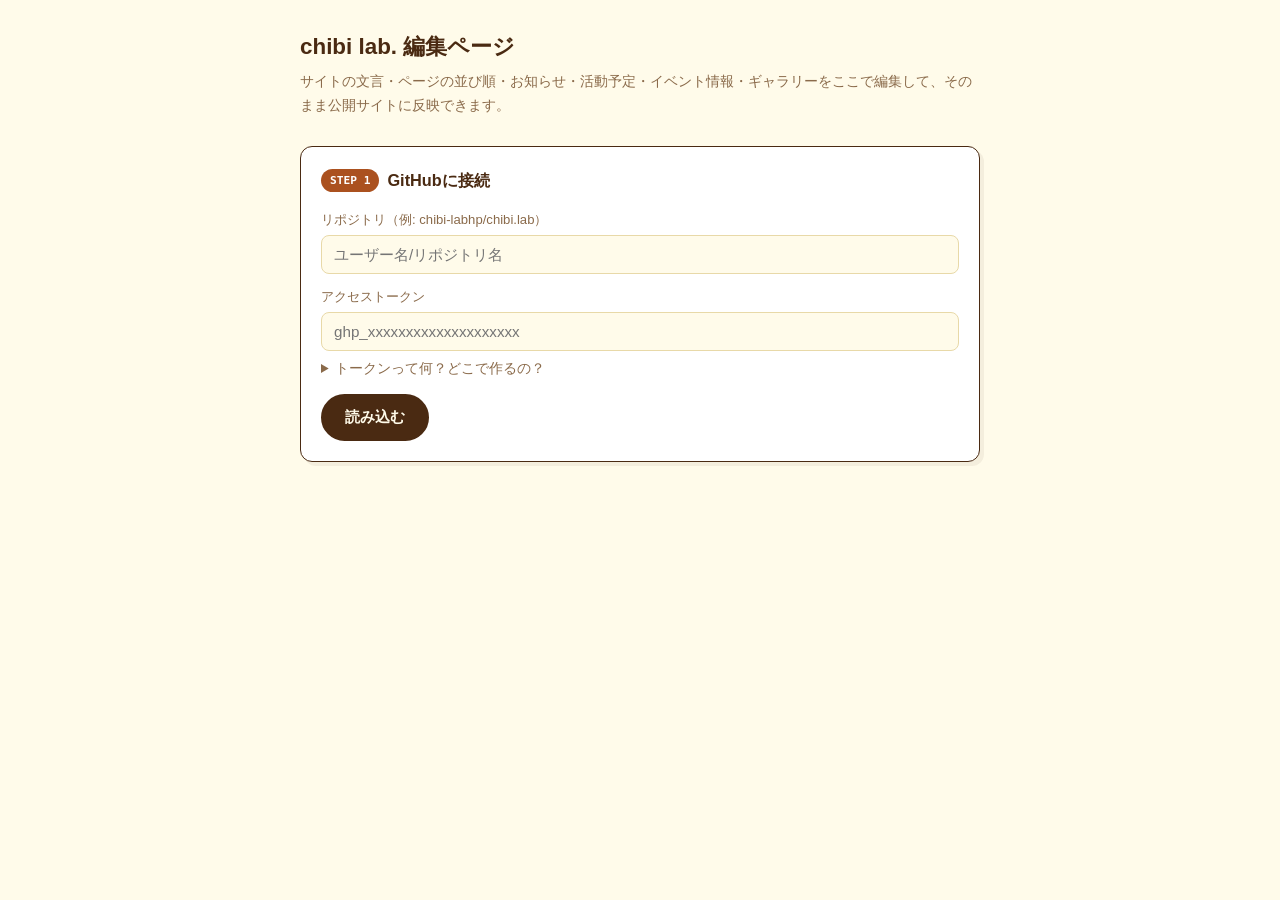
<file: admin.html>
<!DOCTYPE html>
<html lang="ja">
<head>
<meta charset="UTF-8">
<meta name="viewport" content="width=device-width, initial-scale=1.0">
<meta name="color-scheme" content="light only">
<meta name="theme-color" content="#FFFBEA">
<meta name="darkreader-lock" content="">
<title>chibi lab. 編集ページ（管理用・非公開推奨）</title>
<meta name="robots" content="noindex, nofollow">

<!--
  ============================================================
  このページについて
  ------------------------------------------------------------
  ・サイトの文言（ヒーロー・ABOUT・お問い合わせ）、お知らせ、イベント情報、
    ギャラリーを、コードを見ずに書き換えられる「編集フォーム」です。
  ・お知らせは「＋ お知らせを追加」で自由に何件でも追加でき、画像を付ける
    こともできます。
  ・「プレビュー」ボタンで、保存する前に実際の見た目をその場で確認できます。
  ・保存ボタンを押すと、GitHub上の script.js を直接書き換えて
    本番サイトに反映します（1〜2分で公開サイトに反映されます）。
  ・このページ自体は index.html / style.css / script.js と同じ
    リポジトリに admin.html（この見た目）＋ admin.js（この画面の処理）の
    2ファイルとして置いて使います。動作の中身を見たい・直したいときは
    admin.js を開いてください。
  ・くわしい使い方は README.md を見てください。
  ============================================================
-->

<style>
:root {
  --paper: #FFFBEA;
  --paper-alt: #FFF6C4;
  --ink: #4A2A12;
  --ink-soft: #8A6A4A;
  --teal: #AB511F;
  --teal-dark: #7F3F00;
  --amber: #D7862E;
  --magenta: #FF0080;
  --border: #E8D9A8;
  --radius: 12px;
}
* { box-sizing: border-box; }
html { background: var(--paper); color-scheme: light only; }
body {
  margin: 0;
  font-family: "Noto Sans JP", sans-serif;
  background: var(--paper);
  color: var(--ink);
  line-height: 1.7;
}
.wrap { max-width: 720px; margin: 0 auto; padding: 28px 20px 80px; }

h1 { font-size: 1.4rem; margin: 0 0 4px; }
.sub { color: var(--ink-soft); font-size: 0.88rem; margin: 0 0 28px; }

.panel {
  background: #fff;
  border: 1.5px solid var(--ink);
  border-radius: var(--radius);
  padding: 20px;
  margin-bottom: 22px;
  box-shadow: 4px 4px 0 rgba(74,42,18,0.06);
}

.panel h2 {
  font-size: 1.02rem;
  margin: 0 0 14px;
  display: flex;
  align-items: center;
  gap: 8px;
}

.badge {
  font-size: 0.7rem;
  font-family: monospace;
  padding: 2px 9px;
  border-radius: 999px;
  background: var(--teal);
  color: #fff;
}

label {
  display: block;
  font-size: 0.82rem;
  color: var(--ink-soft);
  margin: 12px 0 4px;
}
label:first-of-type { margin-top: 0; }

input[type=text], input[type=password], input[type=date], textarea {
  width: 100%;
  padding: 10px 12px;
  border: 1.5px solid var(--border);
  border-radius: 8px;
  font-family: inherit;
  font-size: 0.95rem;
  background: var(--paper);
  color: var(--ink);
}
textarea { resize: vertical; min-height: 60px; }
input:focus, textarea:focus {
  outline: none;
  border-color: var(--teal);
}

.event-card, .gallery-card {
  border: 1.5px solid var(--border);
  border-radius: 10px;
  padding: 14px 16px;
  margin-bottom: 12px;
  position: relative;
  background: var(--paper-alt);
  touch-action: none;
}

.section-card {
  border: 1.5px solid var(--ink);
  border-radius: 10px;
  padding: 16px 18px;
  margin-bottom: 16px;
  position: relative;
  background: #fff;
  touch-action: none;
}

.event-card input, .event-card textarea,
.gallery-card input,
.section-card > input, .section-card > textarea {
  touch-action: auto;
}

.items-editor { margin-top: 8px; }
.items-editor .event-card { background: var(--paper); }

.remove-btn {
  position: absolute;
  top: 10px;
  right: 10px;
  background: none;
  border: none;
  color: var(--magenta);
  font-size: 0.8rem;
  cursor: pointer;
  font-family: monospace;
}
.remove-btn:hover { text-decoration: underline; }

.add-btn {
  display: block;
  width: 100%;
  padding: 12px;
  border: 1.5px dashed var(--ink-soft);
  border-radius: 8px;
  background: none;
  color: var(--ink-soft);
  font-weight: 700;
  cursor: pointer;
  margin-top: 4px;
}
.add-btn:hover { border-color: var(--teal); color: var(--teal-dark); }
/* 「＋追加」は一覧の上に置き、新しいカードはそのすぐ下（一覧の先頭）に入る */
.add-btn + div, .add-btn + .items-editor { margin-top: 12px; }

/* 追加した直後のカードを少しの間目立たせる */
.bg-choice { display: flex; gap: 10px; flex-wrap: wrap; }
.bg-option {
  display: inline-flex;
  align-items: center;
  gap: 8px;
  margin: 0;
  padding: 8px 14px;
  border: 1.5px solid var(--border);
  border-radius: 999px;
  background: #fff;
  color: var(--ink);
  font-size: 0.88rem;
  cursor: pointer;
}
.bg-option:has(input:checked) { border-color: var(--ink); font-weight: 700; }
.bg-swatch {
  width: 18px;
  height: 18px;
  border-radius: 50%;
  border: 1.5px solid var(--ink-soft);
}
.just-added { animation: just-added 1.6s ease-out; }
@keyframes just-added {
  0%, 30% { border-color: var(--magenta); box-shadow: 0 0 0 3px rgba(255,0,128,0.18); }
  100% { box-shadow: none; }
}

.row2 { display: grid; grid-template-columns: 1fr 1fr; gap: 12px; }

.image-field-row {
  display: flex;
  align-items: center;
  gap: 10px;
  margin-top: 6px;
  flex-wrap: wrap;
}
.image-thumb {
  width: 56px;
  height: 56px;
  object-fit: cover;
  border-radius: 6px;
  border: 1.5px solid var(--border);
  background: var(--paper);
}
.image-upload-btn {
  display: inline-block;
  padding: 8px 14px;
  border: 1.5px dashed var(--ink-soft);
  border-radius: 8px;
  color: var(--ink-soft);
  font-size: 0.85rem;
  font-weight: 700;
  cursor: pointer;
  white-space: nowrap;
}
.image-upload-btn:hover { border-color: var(--teal); color: var(--teal-dark); }
.image-upload-status {
  font-size: 0.8rem;
  font-family: monospace;
  color: var(--ink-soft);
}
.image-upload-status.busy { color: var(--teal-dark); }
.image-upload-status.err { color: var(--magenta); }

.save-bar {
  position: sticky;
  bottom: 0;
  background: var(--paper);
  border-top: 1.5px solid var(--ink);
  padding: 14px 20px;
  margin: 0 -20px -80px;
  display: flex;
  gap: 10px;
  align-items: center;
}

.preview-overlay {
  position: fixed;
  inset: 0;
  z-index: 100;
  background: rgba(29, 20, 10, 0.6);
  display: flex;
  flex-direction: column;
  padding: 16px;
}

.preview-bar {
  display: flex;
  justify-content: space-between;
  align-items: center;
  gap: 12px;
  color: #fff;
  font-size: 0.85rem;
  margin-bottom: 10px;
}

.preview-bar .btn {
  padding: 8px 18px;
  background: var(--paper);
}

.preview-frame {
  flex: 1;
  width: 100%;
  border: none;
  border-radius: 10px;
  background: #fff;
}

.btn {
  padding: 12px 22px;
  border-radius: 999px;
  border: 2px solid var(--ink);
  font-weight: 700;
  cursor: pointer;
  font-size: 0.92rem;
}
.btn-primary { background: var(--ink); color: var(--paper); }
.btn-primary:disabled { opacity: 0.5; cursor: default; }
.btn:disabled { opacity: 0.45; cursor: default; }

.drag-handle {
  cursor: grab;
  display: inline-block;
  padding: 6px 10px;
  margin-right: 6px;
  border-radius: 4px;
  color: var(--ink-soft);
  font-size: 0.95rem;
  user-select: none;
  vertical-align: middle;
  touch-action: none;
}
.drag-handle:hover { background: var(--border); color: var(--ink); }
.drag-handle:active { cursor: grabbing; }

.card-dragging {
  opacity: 0.92;
  box-shadow: 0 8px 18px rgba(74,42,18,0.28);
  position: relative;
  z-index: 2;
}

.status {
  font-size: 0.85rem;
  font-family: monospace;
}
.status.ok { color: var(--teal-dark); }
.status.err { color: var(--magenta); }
.status.busy { color: var(--ink-soft); }

.setup-note {
  font-size: 0.82rem;
  color: var(--ink-soft);
  background: var(--paper-alt);
  border-radius: 8px;
  padding: 12px 14px;
  margin-top: 10px;
}
.setup-note a { color: var(--teal-dark); }

details summary {
  cursor: pointer;
  font-size: 0.85rem;
  color: var(--ink-soft);
  margin-top: 6px;
}
</style>
</head>
<body>
<div class="wrap">
  <h1>chibi lab. 編集ページ</h1>
  <p class="sub">サイトの文言・ページの並び順・お知らせ・活動予定・イベント情報・ギャラリーをここで編集して、そのまま公開サイトに反映できます。</p>

  <!-- 接続設定 -->
  <div class="panel">
    <h2><span class="badge">STEP 1</span> GitHubに接続</h2>
    <label>リポジトリ（例: chibi-labhp/chibi.lab）</label>
    <input type="text" id="repoInput" placeholder="ユーザー名/リポジトリ名">

    <label>アクセストークン</label>
    <input type="password" id="tokenInput" placeholder="ghp_xxxxxxxxxxxxxxxxxxxx">

    <details>
      <summary>トークンって何？どこで作るの？</summary>
      <div class="setup-note">
        GitHubの「Settings → Developer settings → Personal access tokens →
        Fine-grained tokens」から発行できます。<br>
        このリポジトリだけに絞った権限（Contents: Read and write）で作れば、
        万一トークンが漏れても他のリポジトリには影響しません。<br>
        発行したトークンはこのページのブラウザに保存されるだけで、
        外部には送信されません（GitHub本体との通信のみです）。
      </div>
    </details>

    <button class="btn btn-primary" id="connectBtn" style="margin-top:14px;">読み込む</button>
    <span class="status" id="connectStatus"></span>
  </div>

  <!-- サイト文言編集 -->
  <div class="panel" id="sitePanel" style="display:none;">
    <h2><span class="badge">STEP 2</span> サイト全体の文言</h2>

    <label>団体名（見出し上部の小さい文字）</label>
    <input type="text" id="site-heroOrg">

    <label>読み仮名（「chibi lab.」の後ろにつく文字）</label>
    <input type="text" id="site-heroKana">

    <label>キャッチコピー</label>
    <input type="text" id="site-heroTagline">

    <label>ヒーローの説明文</label>
    <textarea id="site-heroLead"></textarea>

    <label>ABOUT本文（1段落目）</label>
    <textarea id="site-aboutBody1"></textarea>

    <label>ABOUT本文（2段落目）</label>
    <textarea id="site-aboutBody2"></textarea>

    <label>ABOUTの活動ポイント（3つ）</label>
    <input type="text" id="site-aboutPoint1" style="margin-bottom:8px;">
    <input type="text" id="site-aboutPoint2" style="margin-bottom:8px;">
    <input type="text" id="site-aboutPoint3">

    <label>お問い合わせ本文</label>
    <textarea id="site-contactBody"></textarea>

    <label>お問い合わせメールアドレス</label>
    <input type="text" id="site-contactEmail">

    <label>お問い合わせフォームURL</label>
    <input type="text" id="site-contactFormUrl">

    <label>X（Twitter）URL</label>
    <input type="text" id="site-snsX" style="margin-bottom:8px;">
    <label>Instagram URL</label>
    <input type="text" id="site-snsInstagram" style="margin-bottom:8px;">
    <label>YouTube URL</label>
    <input type="text" id="site-snsYoutube">
  </div>

  <!-- ページの並び順 -->
  <div class="panel" id="orderPanel" style="display:none;">
    <h2><span class="badge" style="background:var(--magenta);">STEP 3</span> ページの並び順</h2>
    <p class="setup-note">
      ABOUT・お知らせ・活動予定・イベント情報・ギャラリー・STEP7で作った追加セクションの
      表示順を、ドラッグで自由に入れ替えられます（並び順はナビゲーションにも
      反映されます）。追加セクションをABOUTより上に持ってくることもできます。
      固定ブロックの「非表示にする」を押すと、そのブロックごとサイトから消せます
      （中身は消えず、いつでも下のボタンから元に戻せます）。
    </p>
    <div id="orderList"></div>
    <div id="hiddenOrderList" style="margin-top:12px;"></div>
  </div>

  <!-- お知らせ編集 -->
  <div class="panel" id="topicsPanel" style="display:none;">
    <h2><span class="badge" style="background:var(--amber);color:var(--ink);">STEP 4</span> お知らせ</h2>
    <p class="setup-note">サイトでも、この一覧でも、日付の新しいものが自動で上に並びます。</p>
    <button class="add-btn" id="addTopicBtn">＋ お知らせを追加</button>
    <div id="topicsList"></div>
  </div>

  <!-- 活動予定編集 -->
  <div class="panel" id="schedulePanel" style="display:none;">
    <h2><span class="badge" style="background:var(--amber);color:var(--ink);">STEP 4-2</span> 活動予定</h2>
    <p class="setup-note">
      これから参加・開催するイベントの告知です（サイトの「SCHEDULE / 活動予定」に表示）。
      日付の近いものから順に自動で並びます。
      日付はカレンダーから選びます。終了日（最終日）を過ぎた予定は
      サイトに自動で表示されなくなります。終わった活動は「STEP 5 イベント情報」に
      活動記録として追加してください。
    </p>
    <button class="add-btn" id="addScheduleBtn">＋ 活動予定を追加</button>
    <div id="scheduleList"></div>
  </div>

  <!-- イベント編集 -->
  <div class="panel" id="eventsPanel" style="display:none;">
    <h2><span class="badge" style="background:var(--magenta);">STEP 5</span> イベント情報</h2>
    <p class="setup-note">サイトでも、この一覧でも、日付の新しいものが自動で上に並びます。</p>
    <button class="add-btn" id="addEventBtn">＋ イベントを追加</button>
    <div id="eventsList"></div>
  </div>

  <!-- ギャラリー編集 -->
  <div class="panel" id="galleryPanel" style="display:none;">
    <h2><span class="badge">STEP 6</span> ギャラリー</h2>
    <p class="setup-note">サイトでも、この一覧でも、撮影日の新しい写真が自動で上に並びます。</p>
    <button class="add-btn" id="addPhotoBtn">＋ 写真を追加</button>
    <div id="galleryList"></div>
  </div>

  <!-- 追加セクション編集 -->
  <div class="panel" id="sectionsPanel" style="display:none;">
    <h2><span class="badge" style="background:var(--amber);color:var(--ink);">STEP 7</span> 新しいセクション</h2>
    <p class="setup-note">
      ABOUTやEVENTSと同じように、独立した新しいセクションをいくつでも自由に
      追加できます（工作紹介、リンク集、クイズなど）。上のナビゲーションにも
      自動で追加されます。サイト上でどこに表示するか（一番上にする、GALLERYの
      後ろにする等）や、不要になったセクションの削除は
      「STEP 3 ページの並び順」からまとめて操作できます。
    </p>
    <div id="sectionsList"></div>
    <button class="add-btn" id="addSectionBtn">＋ セクションを追加</button>
  </div>

  <div class="save-bar" id="saveBar" style="display:none;">
    <button class="btn" id="undoBtn" disabled>↶ 元に戻す</button>
    <button class="btn" id="restoreBtn">読み込み時点に復元</button>
    <button class="btn" id="previewBtn">プレビュー</button>
    <button class="btn btn-primary" id="saveBtn">保存してサイトに反映</button>
    <span class="status" id="saveStatus"></span>
  </div>
</div>

<!-- プレビュー -->
<div class="preview-overlay" id="previewOverlay" style="display:none;">
  <div class="preview-bar">
    <span>プレビュー（まだ保存されていません。実際の見た目の確認用です）</span>
    <button class="btn" id="closePreviewBtn">閉じる</button>
  </div>
  <iframe id="previewFrame" class="preview-frame" title="プレビュー"></iframe>
</div>

<script src="admin.js?v=20261019b"></script>
</body>
</html>
</file>
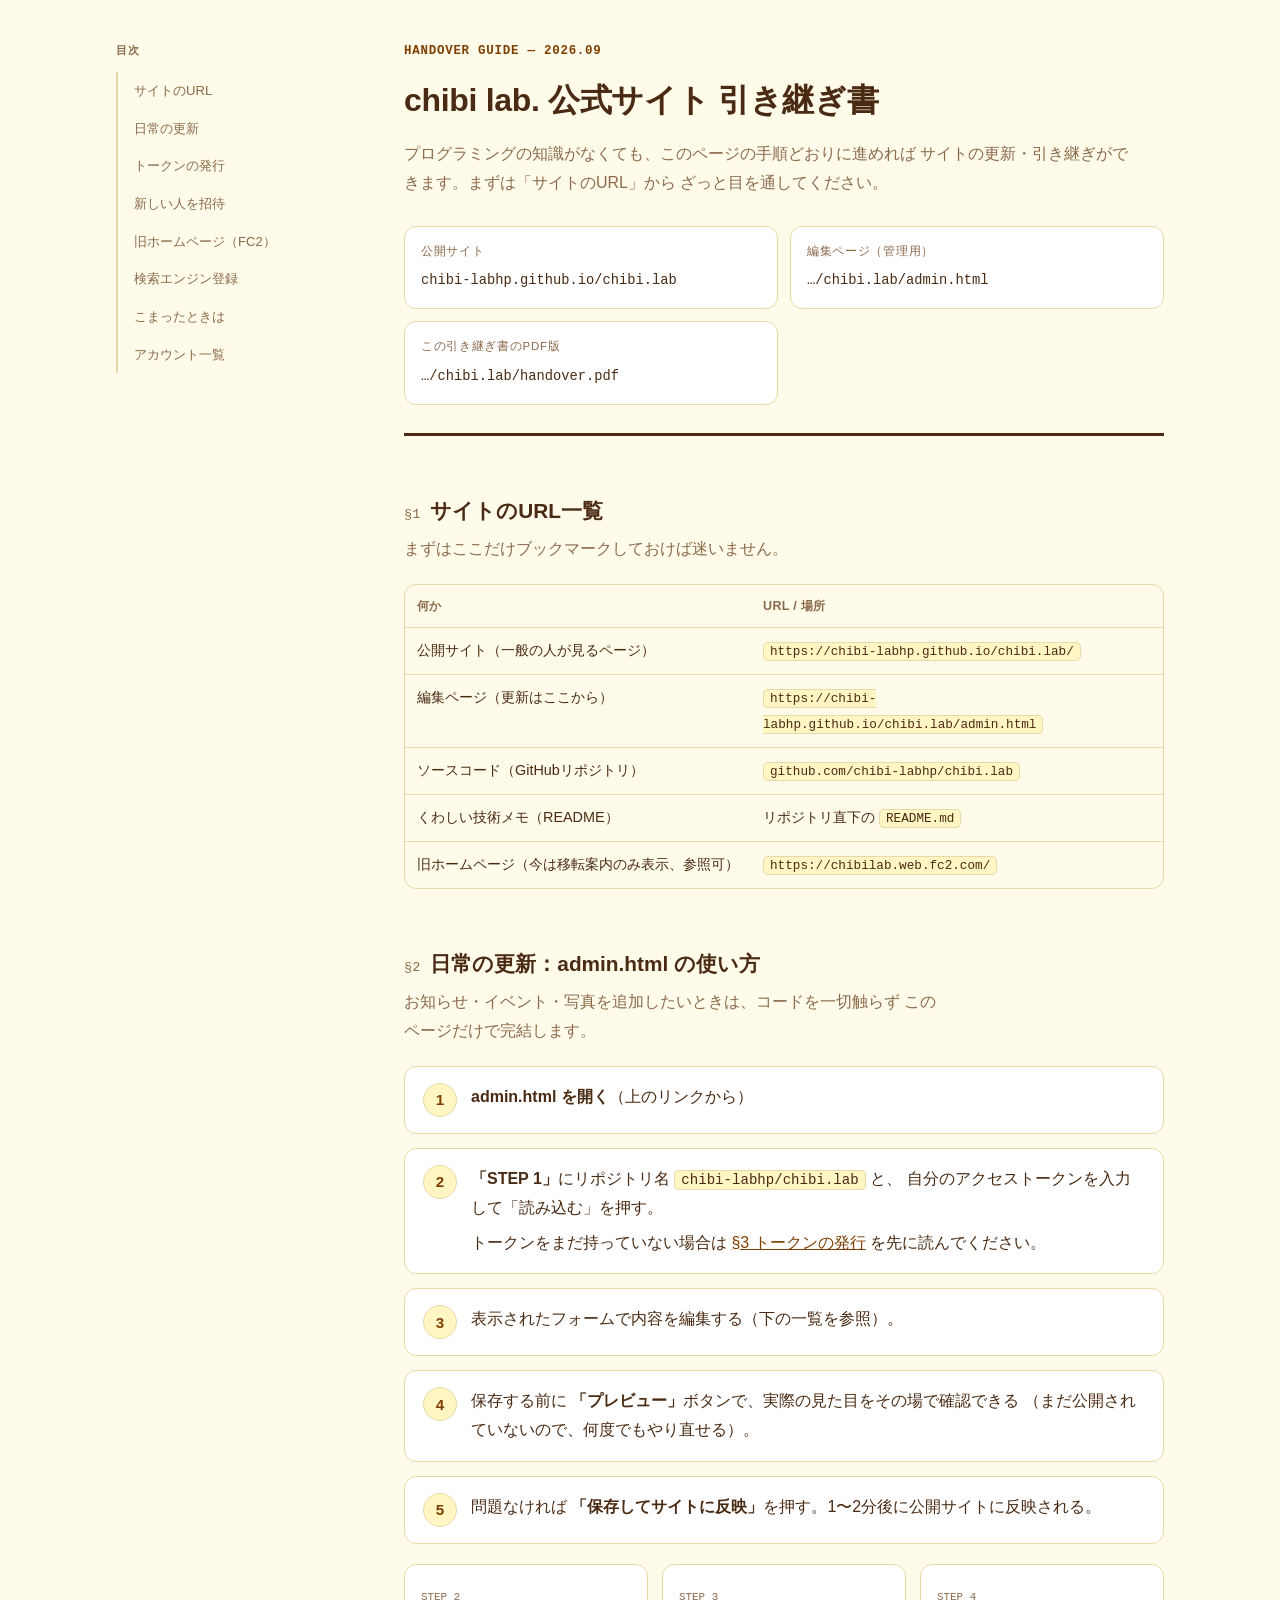
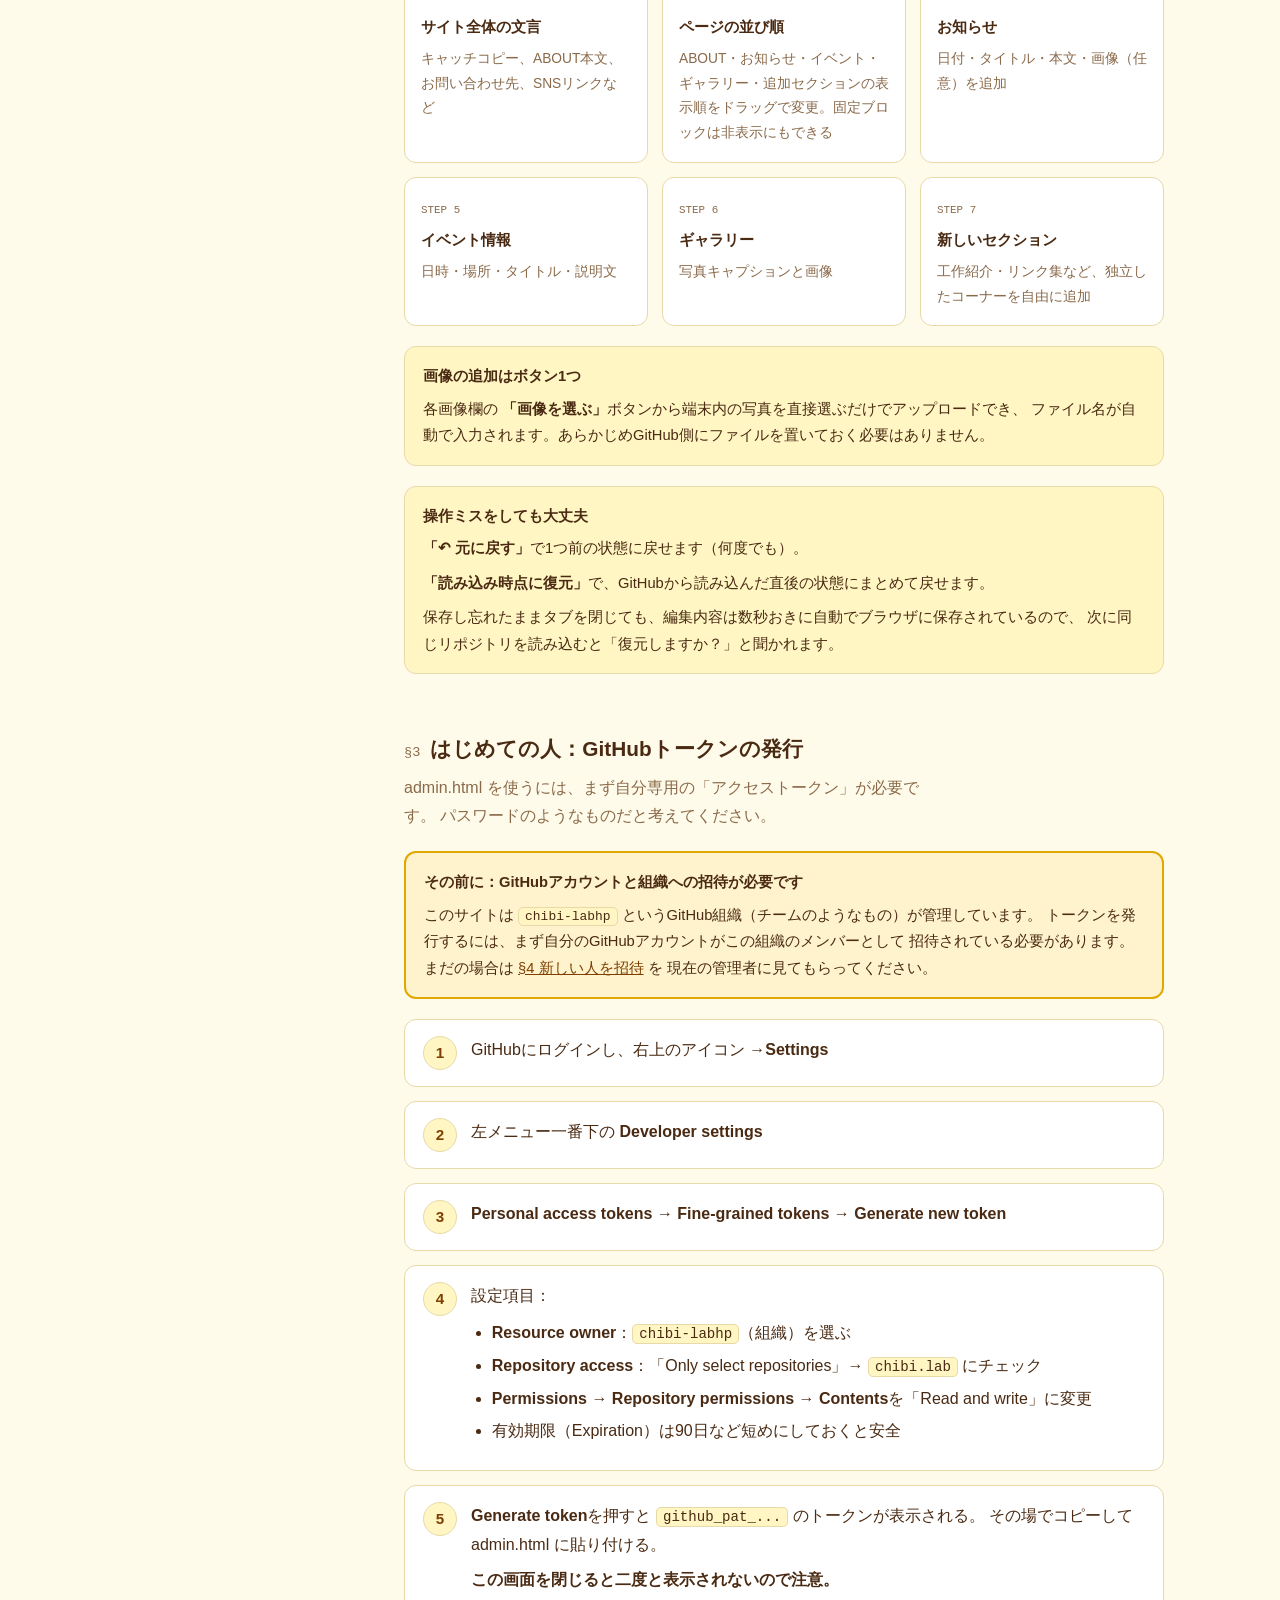
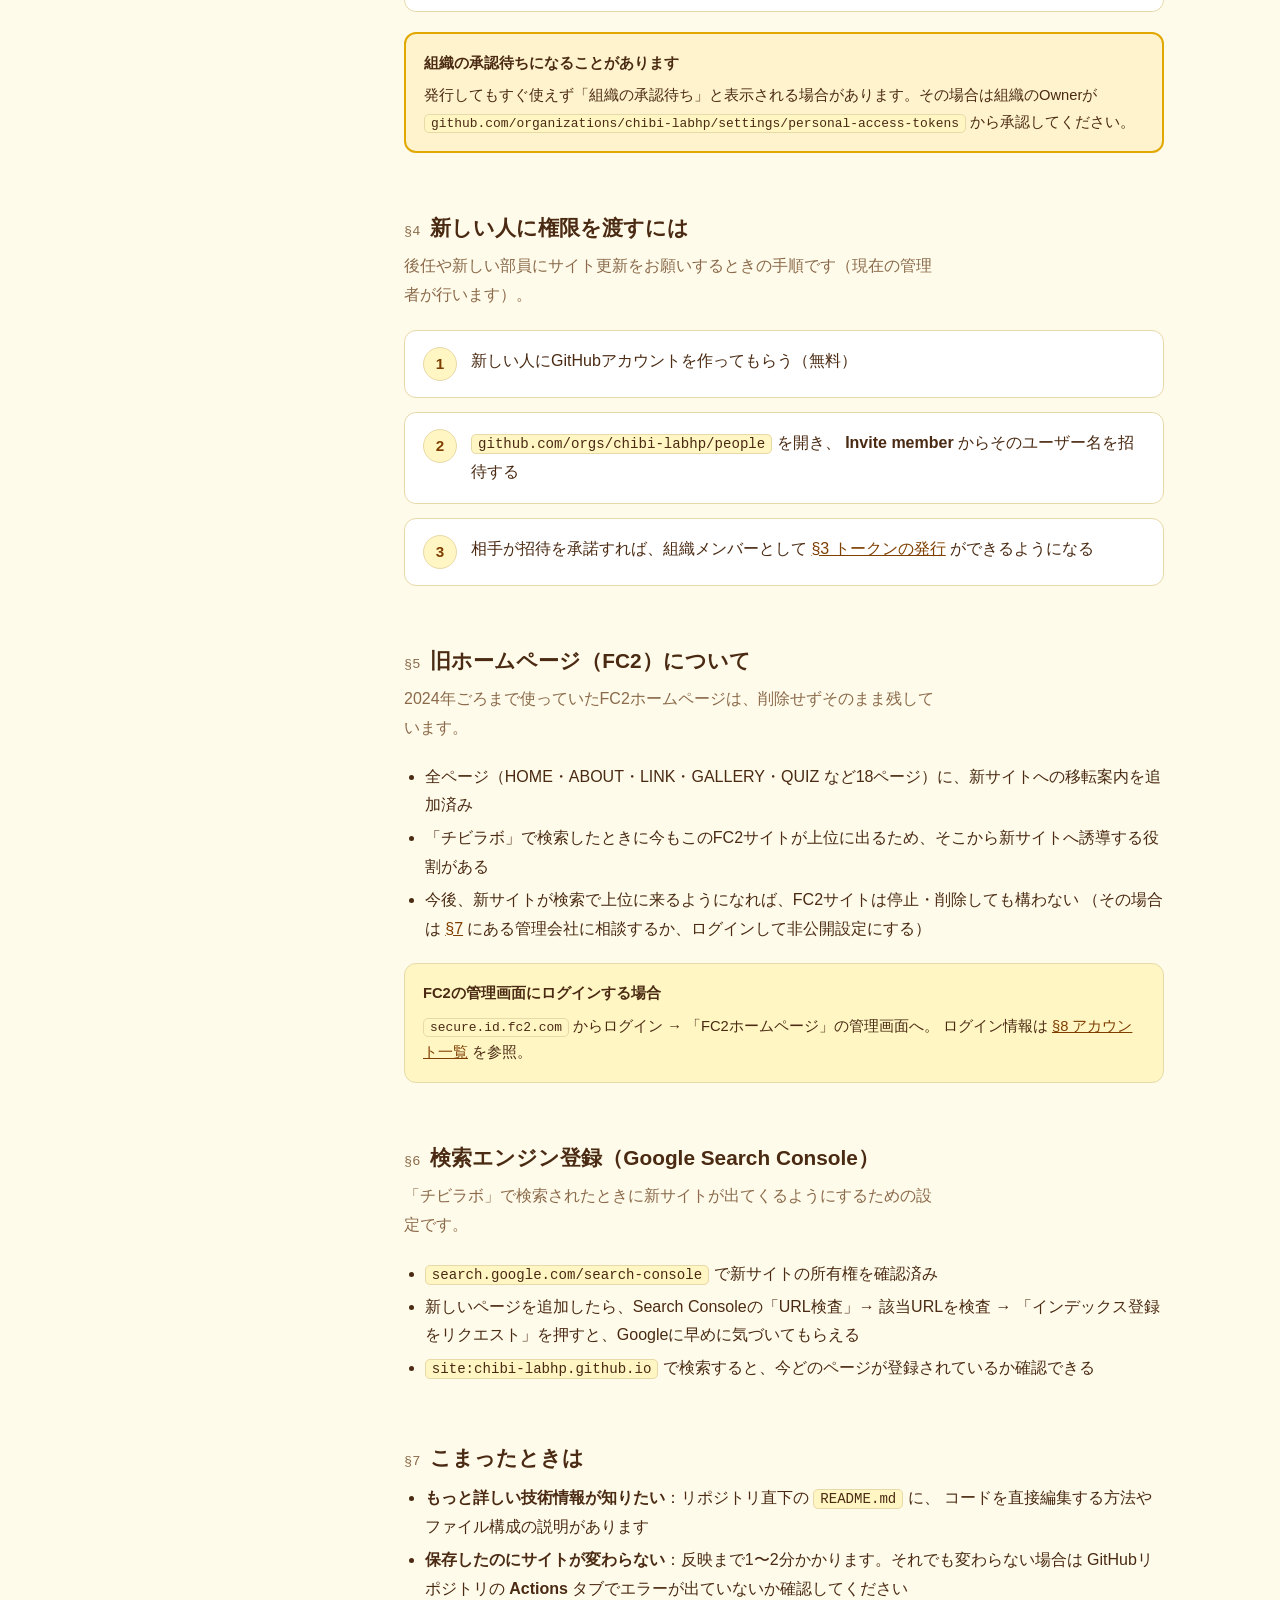
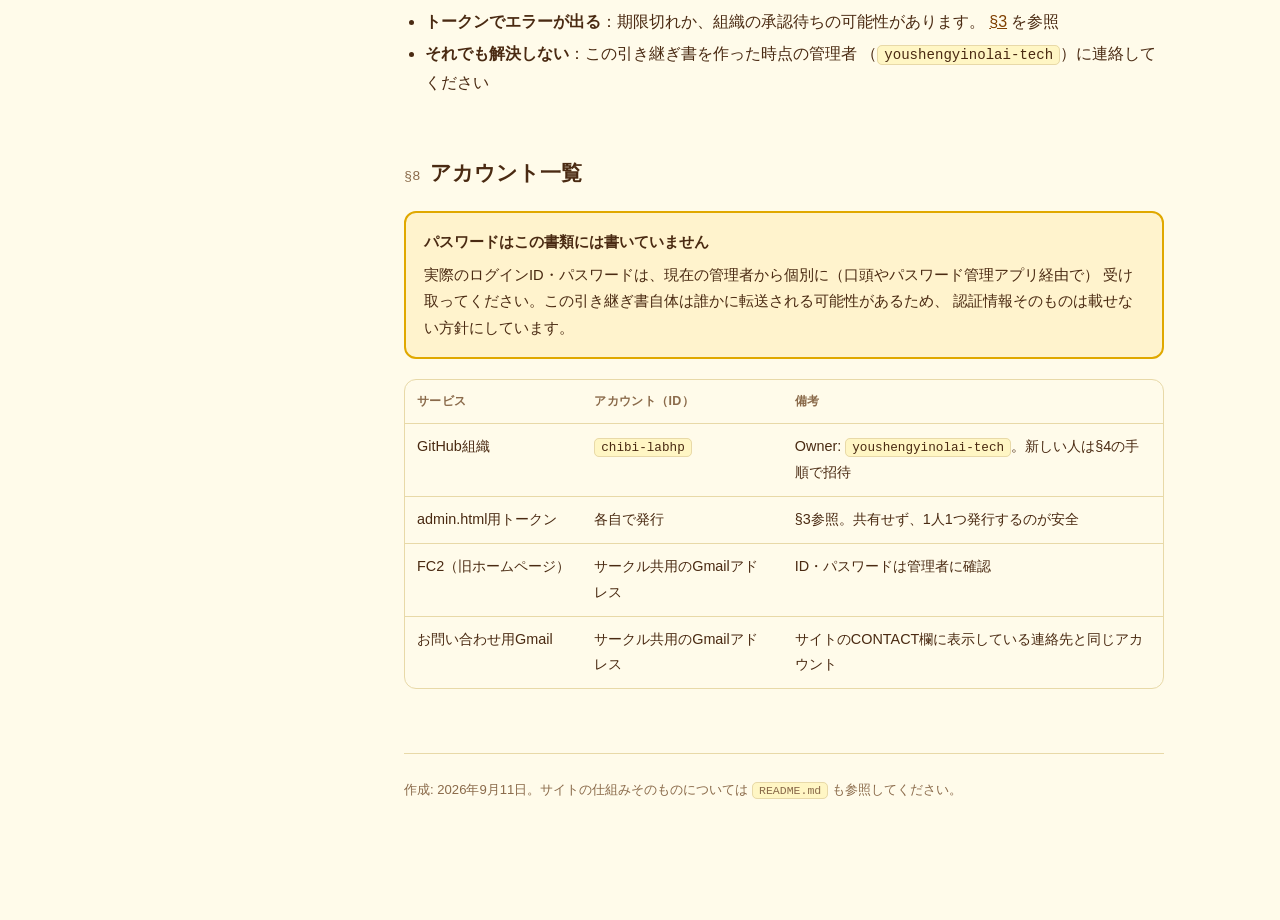
<file: handover.html>
<!DOCTYPE html>
<html lang="ja">
<head>
<meta charset="UTF-8">
<meta name="viewport" content="width=device-width, initial-scale=1.0">
<meta name="robots" content="noindex, nofollow">
<title>chibi lab. 引き継ぎ書</title>
<style>
  :root {
    --paper: #FFFBEA;
    --paper-alt: #FFF6C4;
    --card: #FFFFFF;
    --ink: #4A2A12;
    --ink-soft: #8A6A4A;
    --teal: #AB511F;
    --teal-dark: #7F3F00;
    --amber: #D7862E;
    --magenta: #FF0080;
    --border: #E8D9A8;
    --warn-bg: #FFF3CD;
    --warn-border: #E0A800;
    --radius: 12px;
  }
  @media (prefers-color-scheme: dark) {
    :root:not([data-theme="light"]) {
      --paper: #1C140A;
      --paper-alt: #241A0D;
      --card: #2A1F12;
      --ink: #F5E9D8;
      --ink-soft: #C9A97E;
      --teal: #E38A4C;
      --teal-dark: #F3A970;
      --amber: #E8A94F;
      --magenta: #FF5CA8;
      --border: #4A3A20;
      --warn-bg: #3A2E10;
      --warn-border: #8A6A1E;
    }
  }
  :root[data-theme="dark"] {
    --paper: #1C140A;
    --paper-alt: #241A0D;
    --card: #2A1F12;
    --ink: #F5E9D8;
    --ink-soft: #C9A97E;
    --teal: #E38A4C;
    --teal-dark: #F3A970;
    --amber: #E8A94F;
    --magenta: #FF5CA8;
    --border: #4A3A20;
    --warn-bg: #3A2E10;
    --warn-border: #8A6A1E;
  }

  * { box-sizing: border-box; }
  html { background: var(--paper); }
  body {
    margin: 0;
    background: var(--paper);
    color: var(--ink);
    font-family: "Hiragino Sans", "Noto Sans JP", "Yu Gothic", -apple-system, sans-serif;
    line-height: 1.8;
  }

  a { color: var(--teal-dark); }

  .layout {
    display: grid;
    grid-template-columns: 240px minmax(0, 760px);
    justify-content: center;
    gap: 48px;
    max-width: 1100px;
    margin: 0 auto;
    padding: 40px 20px 120px;
  }
  @media (max-width: 880px) {
    .layout { grid-template-columns: 1fr; padding: 24px 16px 80px; }
    nav.toc { display: none; }
  }

  nav.toc {
    position: sticky;
    top: 32px;
    align-self: start;
    font-size: 0.82rem;
  }
  nav.toc .eyebrow {
    text-transform: uppercase;
    letter-spacing: 0.08em;
    font-size: 0.7rem;
    color: var(--ink-soft);
    font-weight: 700;
    margin-bottom: 12px;
  }
  nav.toc ol {
    list-style: none;
    margin: 0;
    padding: 0;
    border-left: 2px solid var(--border);
  }
  nav.toc li { margin: 0; }
  nav.toc a {
    display: block;
    padding: 7px 0 7px 16px;
    margin-left: -2px;
    border-left: 2px solid transparent;
    color: var(--ink-soft);
    text-decoration: none;
  }
  nav.toc a:hover { color: var(--ink); border-left-color: var(--teal); }

  header.masthead {
    padding-bottom: 28px;
    margin-bottom: 8px;
    border-bottom: 3px solid var(--ink);
  }
  header.masthead .kicker {
    font-family: ui-monospace, SFMono-Regular, Menlo, monospace;
    font-size: 0.78rem;
    letter-spacing: 0.06em;
    color: var(--teal-dark);
    font-weight: 700;
    margin-bottom: 10px;
  }
  header.masthead h1 {
    font-size: 2rem;
    margin: 0 0 10px;
    text-wrap: balance;
    letter-spacing: -0.01em;
  }
  header.masthead p.lede {
    margin: 0;
    color: var(--ink-soft);
    font-size: 1rem;
    max-width: 46em;
  }

  .quicklinks {
    display: grid;
    grid-template-columns: repeat(2, 1fr);
    gap: 12px;
    margin: 28px 0 0;
  }
  @media (max-width: 520px) { .quicklinks { grid-template-columns: 1fr; } }
  .quicklinks a {
    display: block;
    background: var(--card);
    border: 1.5px solid var(--border);
    border-radius: var(--radius);
    padding: 14px 16px;
    text-decoration: none;
    color: var(--ink);
  }
  .quicklinks a:hover { border-color: var(--teal); }
  .quicklinks .label {
    display: block;
    font-size: 0.72rem;
    text-transform: uppercase;
    letter-spacing: 0.06em;
    color: var(--ink-soft);
    margin-bottom: 4px;
  }
  .quicklinks .url {
    font-family: ui-monospace, SFMono-Regular, Menlo, monospace;
    font-size: 0.86rem;
    word-break: break-all;
  }

  section { margin-top: 56px; scroll-margin-top: 24px; }
  section h2 {
    font-size: 1.3rem;
    margin: 0 0 6px;
    display: flex;
    align-items: baseline;
    gap: 10px;
    text-wrap: balance;
    break-after: avoid;
    page-break-after: avoid;
  }
  section > p.intro { break-after: avoid; page-break-after: avoid; }
  p, li { orphans: 3; widows: 3; }
  section h2 .num {
    font-family: ui-monospace, SFMono-Regular, Menlo, monospace;
    font-size: 0.85rem;
    color: var(--ink-soft);
    font-weight: 400;
  }
  section > p.intro { color: var(--ink-soft); margin: 0 0 20px; max-width: 60ch; }

  .badge {
    display: inline-block;
    font-size: 0.68rem;
    font-family: ui-monospace, SFMono-Regular, Menlo, monospace;
    font-weight: 700;
    padding: 3px 10px;
    border-radius: 999px;
    background: var(--teal);
    color: var(--paper);
    letter-spacing: 0.04em;
    flex-shrink: 0;
  }

  .steps { display: flex; flex-direction: column; gap: 14px; margin: 20px 0; }
  .step {
    display: grid;
    grid-template-columns: 34px 1fr;
    gap: 14px;
    background: var(--card);
    border: 1.5px solid var(--border);
    border-radius: var(--radius);
    padding: 16px 18px;
    break-inside: avoid;
    page-break-inside: avoid;
  }
  .step .n {
    width: 34px; height: 34px;
    border-radius: 50%;
    background: var(--paper-alt);
    border: 1.5px solid var(--border);
    display: flex; align-items: center; justify-content: center;
    font-weight: 700;
    font-size: 0.95rem;
    color: var(--teal-dark);
  }
  .step .body p { margin: 0; }
  .step .body p + p { margin-top: 6px; }
  .step .body strong { color: var(--ink); }

  .feature-grid {
    display: grid;
    grid-template-columns: repeat(auto-fill, minmax(220px, 1fr));
    gap: 14px;
    margin: 20px 0;
  }
  .feature {
    background: var(--card);
    border: 1.5px solid var(--border);
    border-radius: var(--radius);
    padding: 16px;
    break-inside: avoid;
    page-break-inside: avoid;
  }
  .feature .step-badge {
    display: inline-block;
    font-size: 0.68rem;
    font-family: ui-monospace, SFMono-Regular, Menlo, monospace;
    color: var(--ink-soft);
    margin-bottom: 6px;
  }
  .feature h3 { font-size: 0.95rem; margin: 0 0 6px; }
  .feature p { margin: 0; font-size: 0.86rem; color: var(--ink-soft); }

  .callout {
    border-radius: var(--radius);
    padding: 16px 18px;
    margin: 20px 0;
    font-size: 0.92rem;
    break-inside: avoid;
    page-break-inside: avoid;
  }
  .callout.warn { background: var(--warn-bg); border: 2px solid var(--warn-border); }
  .callout.info { background: var(--paper-alt); border: 1.5px solid var(--border); }
  .callout p { margin: 0; }
  .callout p + p { margin-top: 8px; }
  .callout strong.head { display: block; margin-bottom: 6px; }

  code, .mono {
    font-family: ui-monospace, SFMono-Regular, Menlo, monospace;
    font-size: 0.88em;
    background: var(--paper-alt);
    border: 1px solid var(--border);
    border-radius: 5px;
    padding: 1px 6px;
  }

  table {
    width: 100%;
    border-collapse: collapse;
    margin: 20px 0;
    font-size: 0.9rem;
  }
  table caption {
    text-align: left;
    font-size: 0.78rem;
    color: var(--ink-soft);
    margin-bottom: 8px;
  }
  th, td {
    text-align: left;
    padding: 10px 12px;
    border-bottom: 1px solid var(--border);
    vertical-align: top;
  }
  th { color: var(--ink-soft); font-weight: 700; font-size: 0.78rem; text-transform: uppercase; letter-spacing: 0.03em; }
  tr:last-child td { border-bottom: none; }
  tr { break-inside: avoid; page-break-inside: avoid; }
  .overflow { overflow-x: auto; border: 1.5px solid var(--border); border-radius: var(--radius); break-inside: avoid; page-break-inside: avoid; }
  .overflow table { margin: 0; }
  .overflow th, .overflow td { border-bottom: 1px solid var(--border); white-space: nowrap; }
  .overflow td.wrap { white-space: normal; }

  ul.plain { margin: 8px 0; padding-left: 1.3em; }
  ul.plain li { margin: 4px 0; }

  footer.end {
    margin-top: 64px;
    padding-top: 24px;
    border-top: 1.5px solid var(--border);
    color: var(--ink-soft);
    font-size: 0.82rem;
  }
</style>
</head>
<body>

<div class="layout">
  <nav class="toc" aria-label="目次">
    <div class="eyebrow">目次</div>
    <ol>
      <li><a href="#urls">サイトのURL</a></li>
      <li><a href="#daily">日常の更新</a></li>
      <li><a href="#token">トークンの発行</a></li>
      <li><a href="#invite">新しい人を招待</a></li>
      <li><a href="#fc2">旧ホームページ（FC2）</a></li>
      <li><a href="#search">検索エンジン登録</a></li>
      <li><a href="#trouble">こまったときは</a></li>
      <li><a href="#accounts">アカウント一覧</a></li>
    </ol>
  </nav>

  <main>
    <header class="masthead">
      <div class="kicker">HANDOVER GUIDE — 2026.09</div>
      <h1>chibi lab. 公式サイト 引き継ぎ書</h1>
      <p class="lede">
        プログラミングの知識がなくても、このページの手順どおりに進めれば
        サイトの更新・引き継ぎができます。まずは「サイトのURL」から
        ざっと目を通してください。
      </p>
      <div class="quicklinks">
        <a href="https://chibi-labhp.github.io/chibi.lab/" target="_blank" rel="noopener">
          <span class="label">公開サイト</span>
          <span class="url">chibi-labhp.github.io/chibi.lab</span>
        </a>
        <a href="https://chibi-labhp.github.io/chibi.lab/admin.html" target="_blank" rel="noopener">
          <span class="label">編集ページ（管理用）</span>
          <span class="url">…/chibi.lab/admin.html</span>
        </a>
        <a href="https://chibi-labhp.github.io/chibi.lab/handover.pdf" target="_blank" rel="noopener">
          <span class="label">この引き継ぎ書のPDF版</span>
          <span class="url">…/chibi.lab/handover.pdf</span>
        </a>
      </div>
    </header>

    <section id="urls">
      <h2><span class="num">§1</span> サイトのURL一覧</h2>
      <p class="intro">まずはここだけブックマークしておけば迷いません。</p>
      <div class="overflow">
        <table>
          <thead><tr><th>何か</th><th>URL / 場所</th></tr></thead>
          <tbody>
            <tr><td>公開サイト（一般の人が見るページ）</td><td class="wrap"><code>https://chibi-labhp.github.io/chibi.lab/</code></td></tr>
            <tr><td>編集ページ（更新はここから）</td><td class="wrap"><code>https://chibi-labhp.github.io/chibi.lab/admin.html</code></td></tr>
            <tr><td>ソースコード（GitHubリポジトリ）</td><td class="wrap"><code>github.com/chibi-labhp/chibi.lab</code></td></tr>
            <tr><td>くわしい技術メモ（README）</td><td class="wrap">リポジトリ直下の <code>README.md</code></td></tr>
            <tr><td>旧ホームページ（今は移転案内のみ表示、参照可）</td><td class="wrap"><code>https://chibilab.web.fc2.com/</code></td></tr>
          </tbody>
        </table>
      </div>
    </section>

    <section id="daily">
      <h2><span class="num">§2</span> 日常の更新：admin.html の使い方</h2>
      <p class="intro">
        お知らせ・イベント・写真を追加したいときは、コードを一切触らず
        このページだけで完結します。
      </p>

      <div class="steps">
        <div class="step">
          <div class="n">1</div>
          <div class="body">
            <p><strong>admin.html を開く</strong>（上のリンクから）</p>
          </div>
        </div>
        <div class="step">
          <div class="n">2</div>
          <div class="body">
            <p><strong>「STEP 1」</strong>にリポジトリ名 <code>chibi-labhp/chibi.lab</code> と、
            自分のアクセストークンを入力して「読み込む」を押す。</p>
            <p>トークンをまだ持っていない場合は <a href="#token">§3 トークンの発行</a> を先に読んでください。</p>
          </div>
        </div>
        <div class="step">
          <div class="n">3</div>
          <div class="body">
            <p>表示されたフォームで内容を編集する（下の一覧を参照）。</p>
          </div>
        </div>
        <div class="step">
          <div class="n">4</div>
          <div class="body">
            <p>保存する前に <strong>「プレビュー」</strong>ボタンで、実際の見た目をその場で確認できる
            （まだ公開されていないので、何度でもやり直せる）。</p>
          </div>
        </div>
        <div class="step">
          <div class="n">5</div>
          <div class="body">
            <p>問題なければ <strong>「保存してサイトに反映」</strong>を押す。1〜2分後に公開サイトに反映される。</p>
          </div>
        </div>
      </div>

      <div class="feature-grid">
        <div class="feature">
          <span class="step-badge">STEP 2</span>
          <h3>サイト全体の文言</h3>
          <p>キャッチコピー、ABOUT本文、お問い合わせ先、SNSリンクなど</p>
        </div>
        <div class="feature">
          <span class="step-badge">STEP 3</span>
          <h3>ページの並び順</h3>
          <p>ABOUT・お知らせ・イベント・ギャラリー・追加セクションの表示順をドラッグで変更。固定ブロックは非表示にもできる</p>
        </div>
        <div class="feature">
          <span class="step-badge">STEP 4</span>
          <h3>お知らせ</h3>
          <p>日付・タイトル・本文・画像（任意）を追加</p>
        </div>
        <div class="feature">
          <span class="step-badge">STEP 5</span>
          <h3>イベント情報</h3>
          <p>日時・場所・タイトル・説明文</p>
        </div>
        <div class="feature">
          <span class="step-badge">STEP 6</span>
          <h3>ギャラリー</h3>
          <p>写真キャプションと画像</p>
        </div>
        <div class="feature">
          <span class="step-badge">STEP 7</span>
          <h3>新しいセクション</h3>
          <p>工作紹介・リンク集など、独立したコーナーを自由に追加</p>
        </div>
      </div>

      <div class="callout info">
        <strong class="head">画像の追加はボタン1つ</strong>
        <p>
          各画像欄の <strong>「画像を選ぶ」</strong>ボタンから端末内の写真を直接選ぶだけでアップロードでき、
          ファイル名が自動で入力されます。あらかじめGitHub側にファイルを置いておく必要はありません。
        </p>
      </div>

      <div class="callout info">
        <strong class="head">操作ミスをしても大丈夫</strong>
        <p><strong>「↶ 元に戻す」</strong>で1つ前の状態に戻せます（何度でも）。</p>
        <p><strong>「読み込み時点に復元」</strong>で、GitHubから読み込んだ直後の状態にまとめて戻せます。</p>
        <p>保存し忘れたままタブを閉じても、編集内容は数秒おきに自動でブラウザに保存されているので、
        次に同じリポジトリを読み込むと「復元しますか？」と聞かれます。</p>
      </div>
    </section>

    <section id="token">
      <h2><span class="num">§3</span> はじめての人：GitHubトークンの発行</h2>
      <p class="intro">
        admin.html を使うには、まず自分専用の「アクセストークン」が必要です。
        パスワードのようなものだと考えてください。
      </p>

      <div class="callout warn">
        <strong class="head">その前に：GitHubアカウントと組織への招待が必要です</strong>
        <p>
          このサイトは <code>chibi-labhp</code> というGitHub組織（チームのようなもの）が管理しています。
          トークンを発行するには、まず自分のGitHubアカウントがこの組織のメンバーとして
          招待されている必要があります。まだの場合は <a href="#invite">§4 新しい人を招待</a> を
          現在の管理者に見てもらってください。
        </p>
      </div>

      <div class="steps">
        <div class="step">
          <div class="n">1</div>
          <div class="body"><p>GitHubにログインし、右上のアイコン →<strong>Settings</strong></p></div>
        </div>
        <div class="step">
          <div class="n">2</div>
          <div class="body"><p>左メニュー一番下の <strong>Developer settings</strong></p></div>
        </div>
        <div class="step">
          <div class="n">3</div>
          <div class="body"><p><strong>Personal access tokens → Fine-grained tokens → Generate new token</strong></p></div>
        </div>
        <div class="step">
          <div class="n">4</div>
          <div class="body">
            <p>設定項目：</p>
            <ul class="plain">
              <li><strong>Resource owner</strong>：<code>chibi-labhp</code>（組織）を選ぶ</li>
              <li><strong>Repository access</strong>：「Only select repositories」→ <code>chibi.lab</code> にチェック</li>
              <li><strong>Permissions → Repository permissions → Contents</strong>を「Read and write」に変更</li>
              <li>有効期限（Expiration）は90日など短めにしておくと安全</li>
            </ul>
          </div>
        </div>
        <div class="step">
          <div class="n">5</div>
          <div class="body">
            <p><strong>Generate token</strong>を押すと <code>github_pat_...</code> のトークンが表示される。
            その場でコピーして admin.html に貼り付ける。</p>
            <p><strong>この画面を閉じると二度と表示されないので注意。</strong></p>
          </div>
        </div>
      </div>

      <div class="callout warn">
        <strong class="head">組織の承認待ちになることがあります</strong>
        <p>
          発行してもすぐ使えず「組織の承認待ち」と表示される場合があります。その場合は組織のOwnerが
          <code>github.com/organizations/chibi-labhp/settings/personal-access-tokens</code>
          から承認してください。
        </p>
      </div>
    </section>

    <section id="invite">
      <h2><span class="num">§4</span> 新しい人に権限を渡すには</h2>
      <p class="intro">後任や新しい部員にサイト更新をお願いするときの手順です（現在の管理者が行います）。</p>
      <div class="steps">
        <div class="step">
          <div class="n">1</div>
          <div class="body"><p>新しい人にGitHubアカウントを作ってもらう（無料）</p></div>
        </div>
        <div class="step">
          <div class="n">2</div>
          <div class="body">
            <p><code>github.com/orgs/chibi-labhp/people</code> を開き、
            <strong>Invite member</strong> からそのユーザー名を招待する</p>
          </div>
        </div>
        <div class="step">
          <div class="n">3</div>
          <div class="body"><p>相手が招待を承諾すれば、組織メンバーとして <a href="#token">§3 トークンの発行</a> ができるようになる</p></div>
        </div>
      </div>
    </section>

    <section id="fc2">
      <h2><span class="num">§5</span> 旧ホームページ（FC2）について</h2>
      <p class="intro">
        2024年ごろまで使っていたFC2ホームページは、削除せずそのまま残しています。
      </p>
      <ul class="plain">
        <li>全ページ（HOME・ABOUT・LINK・GALLERY・QUIZ など18ページ）に、新サイトへの移転案内を追加済み</li>
        <li>「チビラボ」で検索したときに今もこのFC2サイトが上位に出るため、そこから新サイトへ誘導する役割がある</li>
        <li>今後、新サイトが検索で上位に来るようになれば、FC2サイトは停止・削除しても構わない
          （その場合は <a href="#trouble">§7</a> にある管理会社に相談するか、ログインして非公開設定にする）</li>
      </ul>
      <div class="callout info">
        <strong class="head">FC2の管理画面にログインする場合</strong>
        <p><code>secure.id.fc2.com</code> からログイン → 「FC2ホームページ」の管理画面へ。
        ログイン情報は <a href="#accounts">§8 アカウント一覧</a> を参照。</p>
      </div>
    </section>

    <section id="search">
      <h2><span class="num">§6</span> 検索エンジン登録（Google Search Console）</h2>
      <p class="intro">「チビラボ」で検索されたときに新サイトが出てくるようにするための設定です。</p>
      <ul class="plain">
        <li><code>search.google.com/search-console</code> で新サイトの所有権を確認済み</li>
        <li>新しいページを追加したら、Search Consoleの「URL検査」→ 該当URLを検査 →
          「インデックス登録をリクエスト」を押すと、Googleに早めに気づいてもらえる</li>
        <li><code>site:chibi-labhp.github.io</code> で検索すると、今どのページが登録されているか確認できる</li>
      </ul>
    </section>

    <section id="trouble">
      <h2><span class="num">§7</span> こまったときは</h2>
      <ul class="plain">
        <li><strong>もっと詳しい技術情報が知りたい</strong>：リポジトリ直下の <code>README.md</code> に、
          コードを直接編集する方法やファイル構成の説明があります</li>
        <li><strong>保存したのにサイトが変わらない</strong>：反映まで1〜2分かかります。それでも変わらない場合は
          GitHubリポジトリの <strong>Actions</strong> タブでエラーが出ていないか確認してください</li>
        <li><strong>トークンでエラーが出る</strong>：期限切れか、組織の承認待ちの可能性があります。
          <a href="#token">§3</a> を参照</li>
        <li><strong>それでも解決しない</strong>：この引き継ぎ書を作った時点の管理者
          （<span class="mono">youshengyinolai-tech</span>）に連絡してください</li>
      </ul>
    </section>

    <section id="accounts">
      <h2><span class="num">§8</span> アカウント一覧</h2>
      <div class="callout warn">
        <strong class="head">パスワードはこの書類には書いていません</strong>
        <p>実際のログインID・パスワードは、現在の管理者から個別に（口頭やパスワード管理アプリ経由で）
        受け取ってください。この引き継ぎ書自体は誰かに転送される可能性があるため、
        認証情報そのものは載せない方針にしています。</p>
      </div>
      <div class="overflow">
        <table>
          <thead><tr><th>サービス</th><th>アカウント（ID）</th><th>備考</th></tr></thead>
          <tbody>
            <tr>
              <td>GitHub組織</td>
              <td class="wrap"><code>chibi-labhp</code></td>
              <td class="wrap">Owner: <span class="mono">youshengyinolai-tech</span>。新しい人は§4の手順で招待</td>
            </tr>
            <tr>
              <td>admin.html用トークン</td>
              <td class="wrap">各自で発行</td>
              <td class="wrap">§3参照。共有せず、1人1つ発行するのが安全</td>
            </tr>
            <tr>
              <td>FC2（旧ホームページ）</td>
              <td class="wrap">サークル共用のGmailアドレス</td>
              <td class="wrap">ID・パスワードは管理者に確認</td>
            </tr>
            <tr>
              <td>お問い合わせ用Gmail</td>
              <td class="wrap">サークル共用のGmailアドレス</td>
              <td class="wrap">サイトのCONTACT欄に表示している連絡先と同じアカウント</td>
            </tr>
          </tbody>
        </table>
      </div>
    </section>

    <footer class="end">
      作成: 2026年9月11日。サイトの仕組みそのものについては <code>README.md</code> も参照してください。
    </footer>
  </main>
</div>
</body>
</html>
</file>
